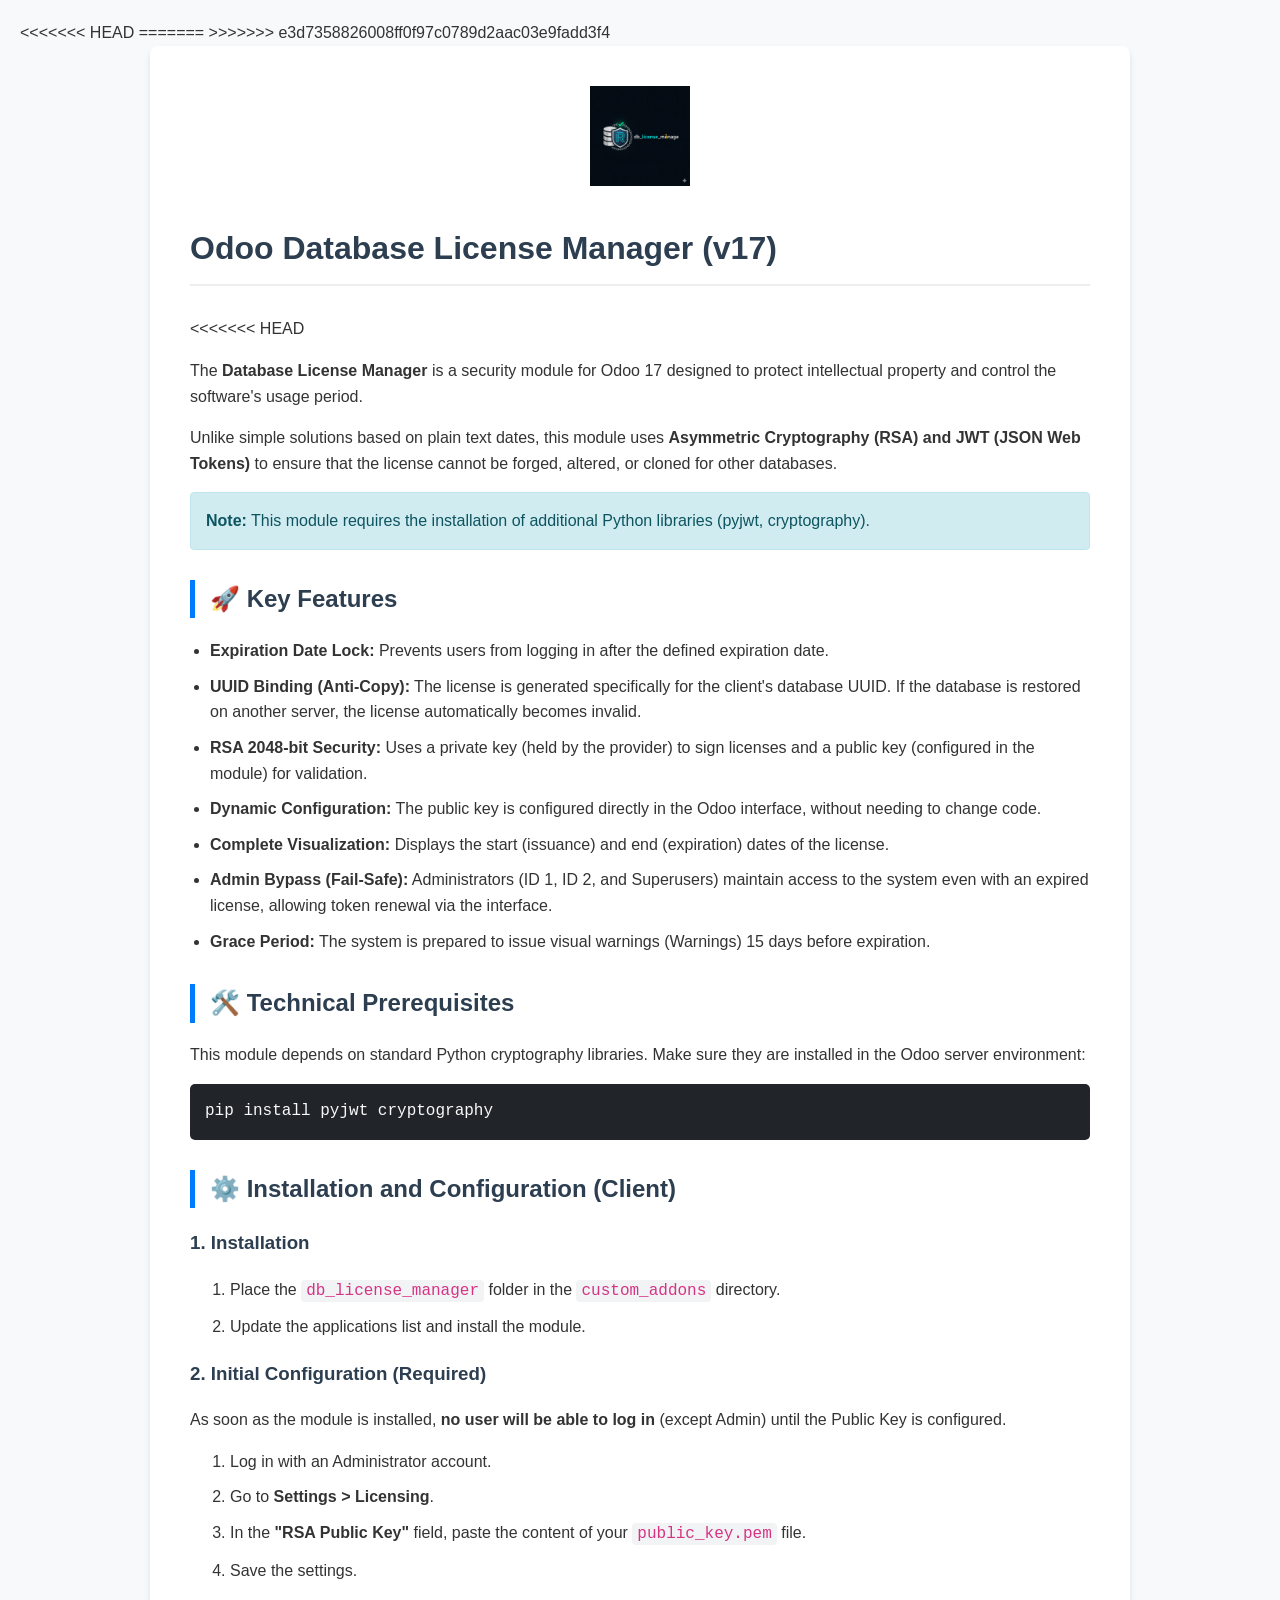
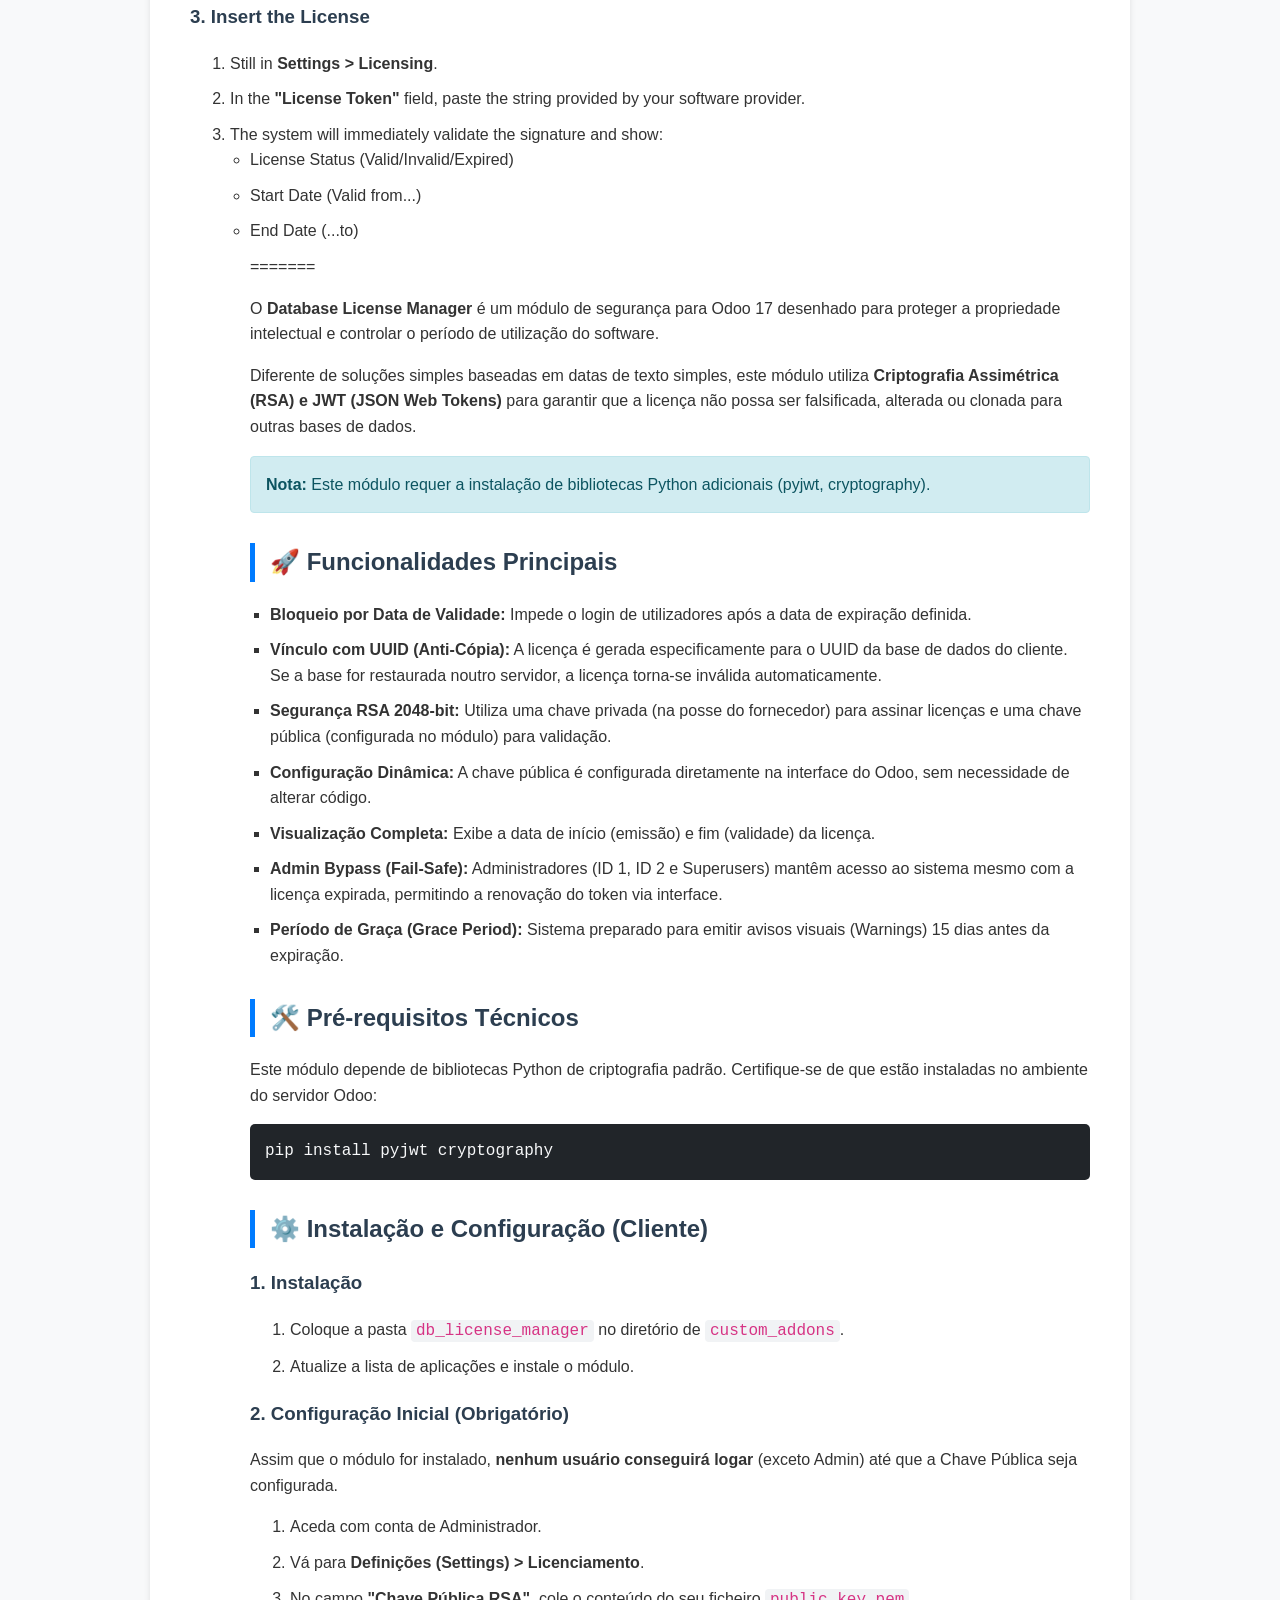
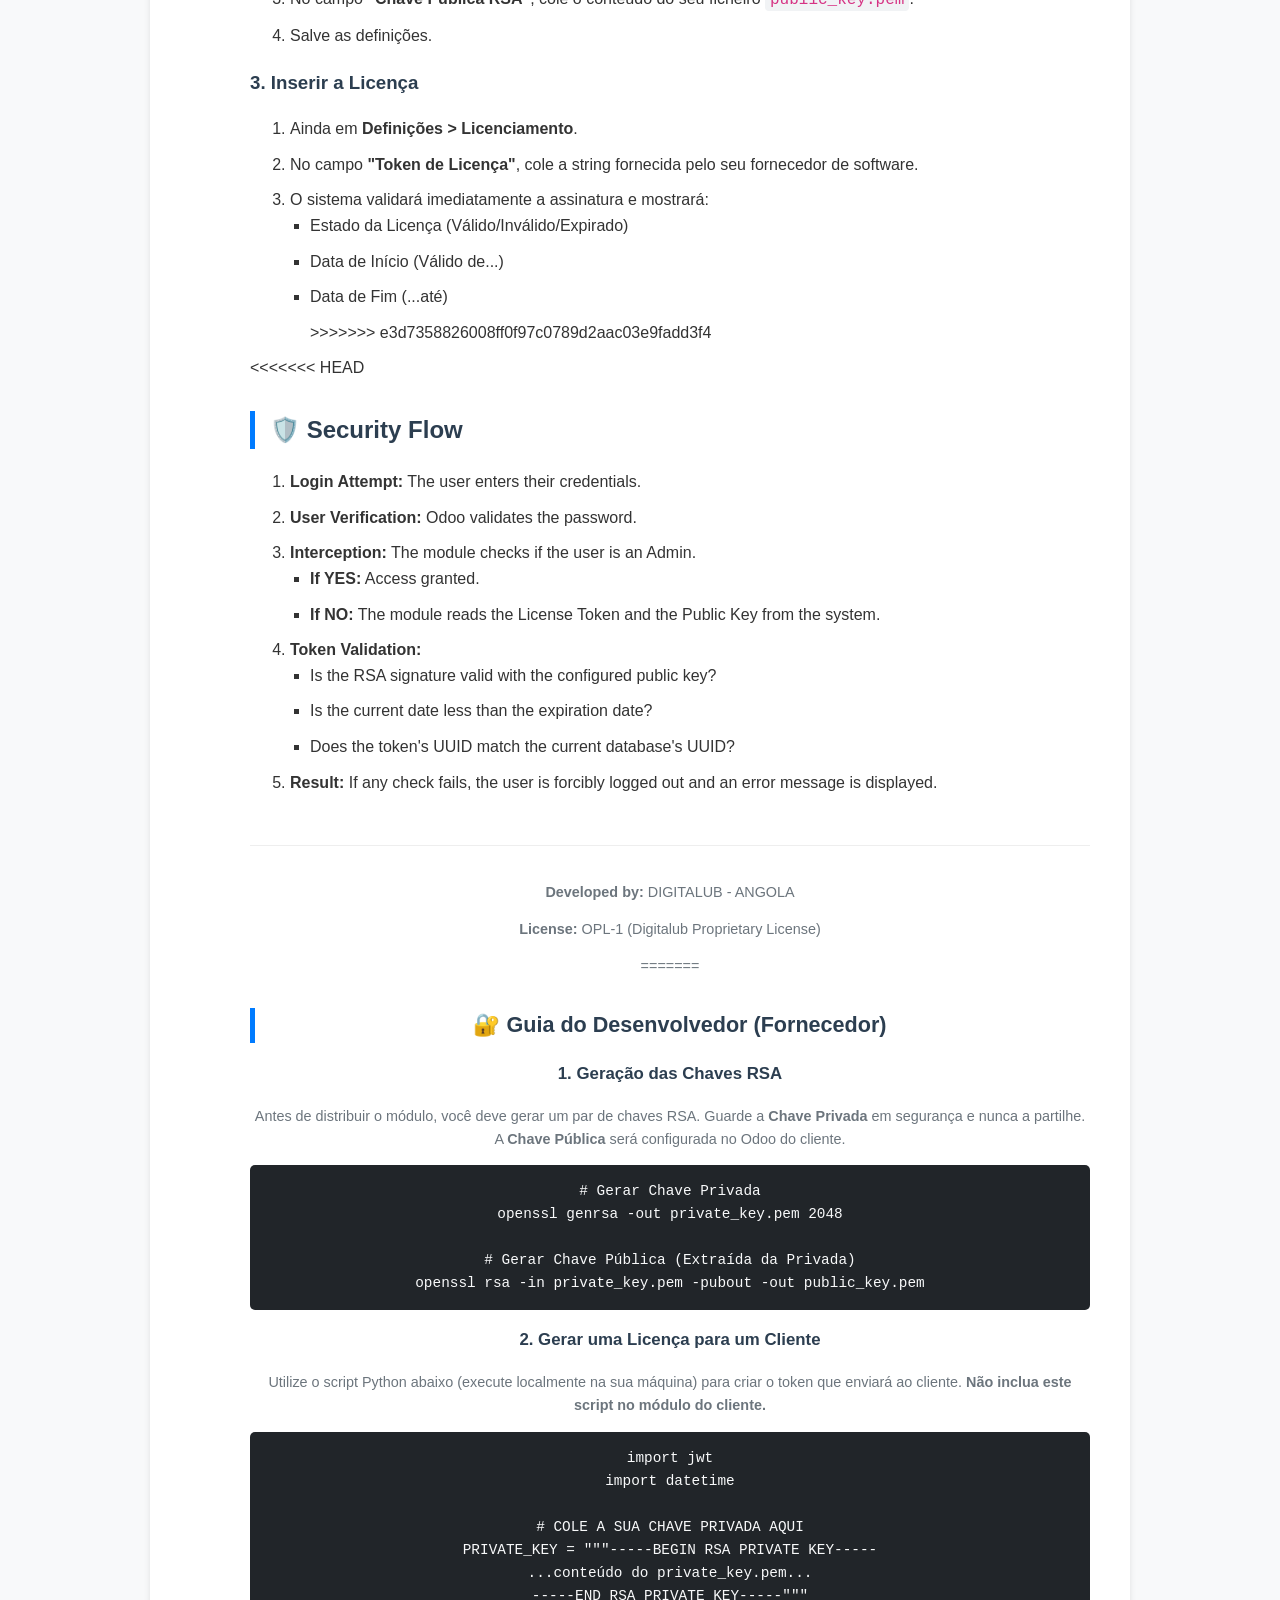
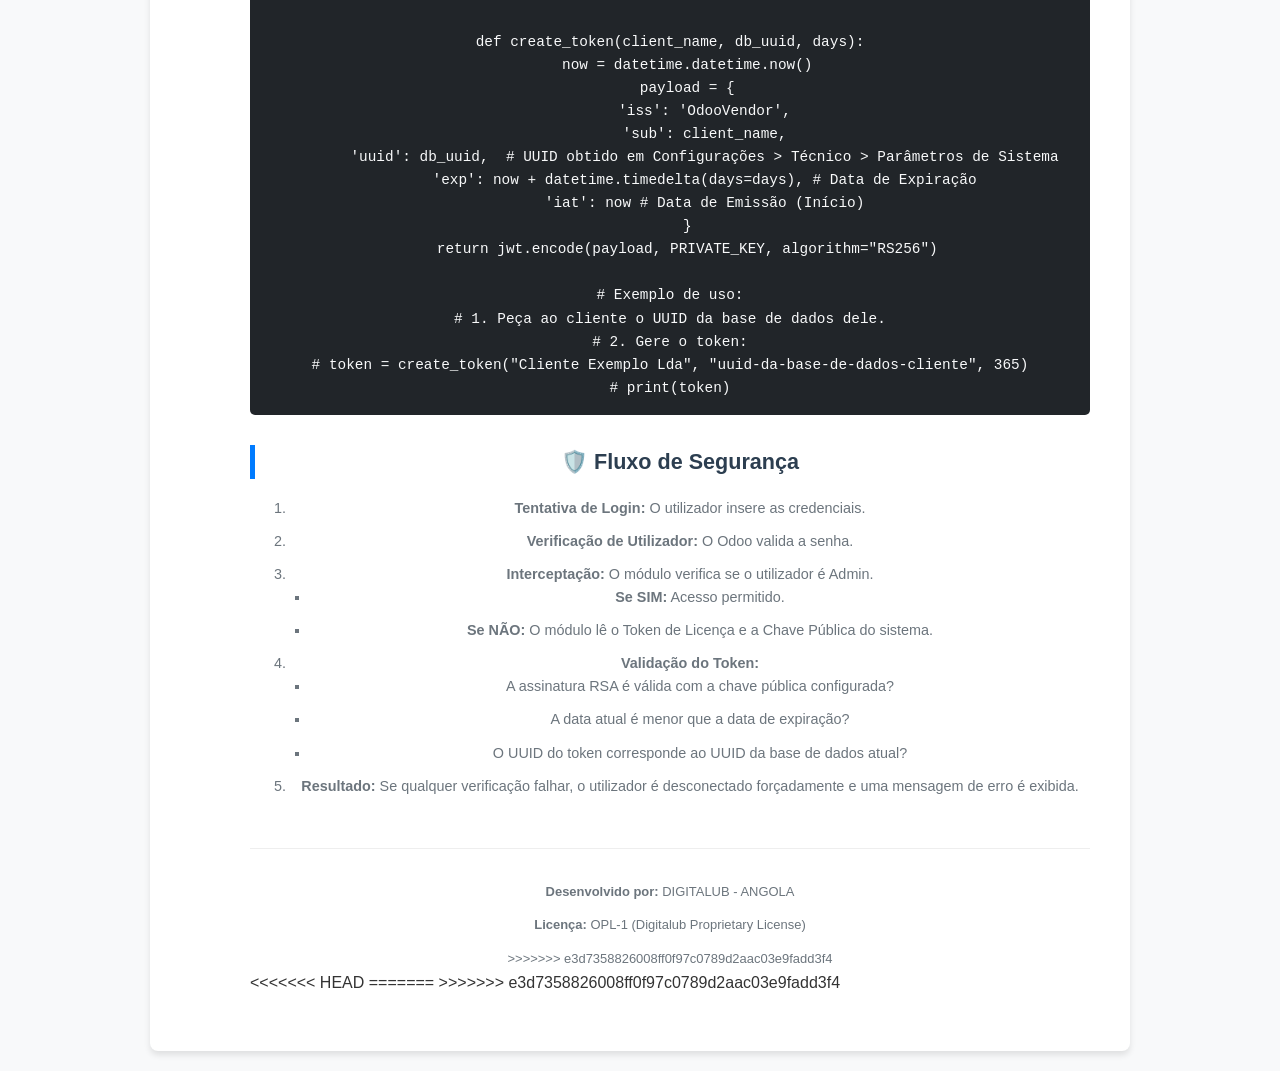
<file: static/description/index.html>
<!DOCTYPE html>
<<<<<<< HEAD
<html lang="en">
=======
<html lang="pt">
>>>>>>> e3d7358826008ff0f97c0789d2aac03e9fadd3f4
<head>
    <meta charset="UTF-8">
    <meta name="viewport" content="width=device-width, initial-scale=1.0">
    <title>Odoo Database License Manager</title>
    <style>
        body {
            font-family: 'Inter', sans-serif;
            color: #333;
            line-height: 1.6;
            margin: 0;
            padding: 20px;
            background-color: #f8f9fa;
        }
        .container {
            max-width: 900px;
            margin: 0 auto;
            background: #fff;
            padding: 40px;
            border-radius: 8px;
            box-shadow: 0 4px 6px rgba(0,0,0,0.1);
        }
        h1, h2, h3 {
            color: #2c3e50;
        }
        h1 {
            border-bottom: 2px solid #eee;
            padding-bottom: 10px;
            margin-bottom: 30px;
        }
        h2 {
            margin-top: 30px;
            border-left: 5px solid #007bff;
            padding-left: 15px;
        }
        code {
            background-color: #f1f3f5;
            padding: 2px 5px;
            border-radius: 4px;
            font-family: 'Courier New', Courier, monospace;
            color: #d63384;
        }
        pre {
            background-color: #212529;
            color: #f8f9fa;
            padding: 15px;
            border-radius: 5px;
            overflow-x: auto;
        }
        pre code {
            background-color: transparent;
            color: inherit;
            padding: 0;
        }
        .alert {
            padding: 15px;
            margin-bottom: 20px;
            border: 1px solid transparent;
            border-radius: 4px;
        }
        .alert-info {
            color: #0c5460;
            background-color: #d1ecf1;
            border-color: #bee5eb;
        }
        .alert-warning {
            color: #856404;
            background-color: #fff3cd;
            border-color: #ffeeba;
        }
        .img-fluid {
            max-width: 100%;
            height: auto;
            border-radius: 5px;
            margin: 20px 0;
        }
        ul {
            padding-left: 20px;
        }
        li {
            margin-bottom: 10px;
        }
        .footer {
            margin-top: 50px;
            text-align: center;
            font-size: 0.9em;
            color: #6c757d;
            border-top: 1px solid #eee;
            padding-top: 20px;
        }
    </style>
</head>
<body>

<div class="container">
    <div class="text-center" style="text-align: center; margin-bottom: 30px;">
        <img src="icon.png" alt="Logo" style="width: 100px; height: auto;">
    </div>

    <h1>Odoo Database License Manager (v17)</h1>

<<<<<<< HEAD
    <p>The <strong>Database License Manager</strong> is a security module for Odoo 17 designed to protect intellectual property and control the software's usage period.</p>

    <p>Unlike simple solutions based on plain text dates, this module uses <strong>Asymmetric Cryptography (RSA) and JWT (JSON Web Tokens)</strong> to ensure that the license cannot be forged, altered, or cloned for other databases.</p>

    <div class="alert alert-info">
        <strong>Note:</strong> This module requires the installation of additional Python libraries (pyjwt, cryptography).
    </div>

    <h2>🚀 Key Features</h2>
    <ul>
        <li><strong>Expiration Date Lock:</strong> Prevents users from logging in after the defined expiration date.</li>
        <li><strong>UUID Binding (Anti-Copy):</strong> The license is generated specifically for the client's database UUID. If the database is restored on another server, the license automatically becomes invalid.</li>
        <li><strong>RSA 2048-bit Security:</strong> Uses a private key (held by the provider) to sign licenses and a public key (configured in the module) for validation.</li>
        <li><strong>Dynamic Configuration:</strong> The public key is configured directly in the Odoo interface, without needing to change code.</li>
        <li><strong>Complete Visualization:</strong> Displays the start (issuance) and end (expiration) dates of the license.</li>
        <li><strong>Admin Bypass (Fail-Safe):</strong> Administrators (ID 1, ID 2, and Superusers) maintain access to the system even with an expired license, allowing token renewal via the interface.</li>
        <li><strong>Grace Period:</strong> The system is prepared to issue visual warnings (Warnings) 15 days before expiration.</li>
    </ul>

    <h2>🛠️ Technical Prerequisites</h2>
    <p>This module depends on standard Python cryptography libraries. Make sure they are installed in the Odoo server environment:</p>
    <pre><code>pip install pyjwt cryptography</code></pre>

    <h2>⚙️ Installation and Configuration (Client)</h2>

    <h3>1. Installation</h3>
    <ol>
        <li>Place the <code>db_license_manager</code> folder in the <code>custom_addons</code> directory.</li>
        <li>Update the applications list and install the module.</li>
    </ol>

    <h3>2. Initial Configuration (Required)</h3>
    <p>As soon as the module is installed, <strong>no user will be able to log in</strong> (except Admin) until the Public Key is configured.</p>
    <ol>
        <li>Log in with an Administrator account.</li>
        <li>Go to <strong>Settings > Licensing</strong>.</li>
        <li>In the <strong>"RSA Public Key"</strong> field, paste the content of your <code>public_key.pem</code> file.</li>
        <li>Save the settings.</li>
    </ol>

    <h3>3. Insert the License</h3>
    <ol>
        <li>Still in <strong>Settings > Licensing</strong>.</li>
        <li>In the <strong>"License Token"</strong> field, paste the string provided by your software provider.</li>
        <li>The system will immediately validate the signature and show:
            <ul>
                <li>License Status (Valid/Invalid/Expired)</li>
                <li>Start Date (Valid from...)</li>
                <li>End Date (...to)</li>
=======
    <p>O <strong>Database License Manager</strong> é um módulo de segurança para Odoo 17 desenhado para proteger a propriedade intelectual e controlar o período de utilização do software.</p>

    <p>Diferente de soluções simples baseadas em datas de texto simples, este módulo utiliza <strong>Criptografia Assimétrica (RSA) e JWT (JSON Web Tokens)</strong> para garantir que a licença não possa ser falsificada, alterada ou clonada para outras bases de dados.</p>

    <div class="alert alert-info">
        <strong>Nota:</strong> Este módulo requer a instalação de bibliotecas Python adicionais (pyjwt, cryptography).
    </div>

    <h2>🚀 Funcionalidades Principais</h2>
    <ul>
        <li><strong>Bloqueio por Data de Validade:</strong> Impede o login de utilizadores após a data de expiração definida.</li>
        <li><strong>Vínculo com UUID (Anti-Cópia):</strong> A licença é gerada especificamente para o UUID da base de dados do cliente. Se a base for restaurada noutro servidor, a licença torna-se inválida automaticamente.</li>
        <li><strong>Segurança RSA 2048-bit:</strong> Utiliza uma chave privada (na posse do fornecedor) para assinar licenças e uma chave pública (configurada no módulo) para validação.</li>
        <li><strong>Configuração Dinâmica:</strong> A chave pública é configurada diretamente na interface do Odoo, sem necessidade de alterar código.</li>
        <li><strong>Visualização Completa:</strong> Exibe a data de início (emissão) e fim (validade) da licença.</li>
        <li><strong>Admin Bypass (Fail-Safe):</strong> Administradores (ID 1, ID 2 e Superusers) mantêm acesso ao sistema mesmo com a licença expirada, permitindo a renovação do token via interface.</li>
        <li><strong>Período de Graça (Grace Period):</strong> Sistema preparado para emitir avisos visuais (Warnings) 15 dias antes da expiração.</li>
    </ul>

    <h2>🛠️ Pré-requisitos Técnicos</h2>
    <p>Este módulo depende de bibliotecas Python de criptografia padrão. Certifique-se de que estão instaladas no ambiente do servidor Odoo:</p>
    <pre><code>pip install pyjwt cryptography</code></pre>

    <h2>⚙️ Instalação e Configuração (Cliente)</h2>

    <h3>1. Instalação</h3>
    <ol>
        <li>Coloque a pasta <code>db_license_manager</code> no diretório de <code>custom_addons</code>.</li>
        <li>Atualize a lista de aplicações e instale o módulo.</li>
    </ol>

    <h3>2. Configuração Inicial (Obrigatório)</h3>
    <p>Assim que o módulo for instalado, <strong>nenhum usuário conseguirá logar</strong> (exceto Admin) até que a Chave Pública seja configurada.</p>
    <ol>
        <li>Aceda com conta de Administrador.</li>
        <li>Vá para <strong>Definições (Settings) &gt; Licenciamento</strong>.</li>
        <li>No campo <strong>"Chave Pública RSA"</strong>, cole o conteúdo do seu ficheiro <code>public_key.pem</code>.</li>
        <li>Salve as definições.</li>
    </ol>

    <h3>3. Inserir a Licença</h3>
    <ol>
        <li>Ainda em <strong>Definições &gt; Licenciamento</strong>.</li>
        <li>No campo <strong>"Token de Licença"</strong>, cole a string fornecida pelo seu fornecedor de software.</li>
        <li>O sistema validará imediatamente a assinatura e mostrará:
            <ul>
                <li>Estado da Licença (Válido/Inválido/Expirado)</li>
                <li>Data de Início (Válido de...)</li>
                <li>Data de Fim (...até)</li>
>>>>>>> e3d7358826008ff0f97c0789d2aac03e9fadd3f4
            </ul>
        </li>
    </ol>

<<<<<<< HEAD
    <h2>🛡️ Security Flow</h2>
    <ol>
        <li><strong>Login Attempt:</strong> The user enters their credentials.</li>
        <li><strong>User Verification:</strong> Odoo validates the password.</li>
        <li><strong>Interception:</strong> The module checks if the user is an Admin.
            <ul>
                <li><strong>If YES:</strong> Access granted.</li>
                <li><strong>If NO:</strong> The module reads the License Token and the Public Key from the system.</li>
            </ul>
        </li>
        <li><strong>Token Validation:</strong>
            <ul>
                <li>Is the RSA signature valid with the configured public key?</li>
                <li>Is the current date less than the expiration date?</li>
                <li>Does the token's UUID match the current database's UUID?</li>
            </ul>
        </li>
        <li><strong>Result:</strong> If any check fails, the user is forcibly logged out and an error message is displayed.</li>
    </ol>

    <div class="footer">
        <p><strong>Developed by:</strong> DIGITALUB - ANGOLA</p>
        <p><strong>License:</strong> OPL-1 (Digitalub Proprietary License)</p>
=======
    <h2>🔐 Guia do Desenvolvedor (Fornecedor)</h2>

    <h3>1. Geração das Chaves RSA</h3>
    <p>Antes de distribuir o módulo, você deve gerar um par de chaves RSA. Guarde a <strong>Chave Privada</strong> em segurança e nunca a partilhe. A <strong>Chave Pública</strong> será configurada no Odoo do cliente.</p>
    <pre><code># Gerar Chave Privada
openssl genrsa -out private_key.pem 2048

# Gerar Chave Pública (Extraída da Privada)
openssl rsa -in private_key.pem -pubout -out public_key.pem</code></pre>

    <h3>2. Gerar uma Licença para um Cliente</h3>
    <p>Utilize o script Python abaixo (execute localmente na sua máquina) para criar o token que enviará ao cliente. <strong>Não inclua este script no módulo do cliente.</strong></p>

    <pre><code>import jwt
import datetime

# COLE A SUA CHAVE PRIVADA AQUI
PRIVATE_KEY = """-----BEGIN RSA PRIVATE KEY-----
...conteúdo do private_key.pem...
-----END RSA PRIVATE KEY-----"""

def create_token(client_name, db_uuid, days):
    now = datetime.datetime.now()
    payload = {
        'iss': 'OdooVendor',
        'sub': client_name,
        'uuid': db_uuid,  # UUID obtido em Configurações > Técnico > Parâmetros de Sistema
        'exp': now + datetime.timedelta(days=days), # Data de Expiração
        'iat': now # Data de Emissão (Início)
    }
    return jwt.encode(payload, PRIVATE_KEY, algorithm="RS256")

# Exemplo de uso:
# 1. Peça ao cliente o UUID da base de dados dele.
# 2. Gere o token:
# token = create_token("Cliente Exemplo Lda", "uuid-da-base-de-dados-cliente", 365)
# print(token)</code></pre>

    <h2>🛡️ Fluxo de Segurança</h2>
    <ol>
        <li><strong>Tentativa de Login:</strong> O utilizador insere as credenciais.</li>
        <li><strong>Verificação de Utilizador:</strong> O Odoo valida a senha.</li>
        <li><strong>Interceptação:</strong> O módulo verifica se o utilizador é Admin.
            <ul>
                <li><strong>Se SIM:</strong> Acesso permitido.</li>
                <li><strong>Se NÃO:</strong> O módulo lê o Token de Licença e a Chave Pública do sistema.</li>
            </ul>
        </li>
        <li><strong>Validação do Token:</strong>
            <ul>
                <li>A assinatura RSA é válida com a chave pública configurada?</li>
                <li>A data atual é menor que a data de expiração?</li>
                <li>O UUID do token corresponde ao UUID da base de dados atual?</li>
            </ul>
        </li>
        <li><strong>Resultado:</strong> Se qualquer verificação falhar, o utilizador é desconectado forçadamente e uma mensagem de erro é exibida.</li>
    </ol>

    <div class="footer">
        <p><strong>Desenvolvido por:</strong> DIGITALUB - ANGOLA</p>
        <p><strong>Licença:</strong> OPL-1 (Digitalub Proprietary License)</p>
>>>>>>> e3d7358826008ff0f97c0789d2aac03e9fadd3f4
    </div>
</div>

</body>
<<<<<<< HEAD
</html>
=======
</html>
>>>>>>> e3d7358826008ff0f97c0789d2aac03e9fadd3f4
</file>
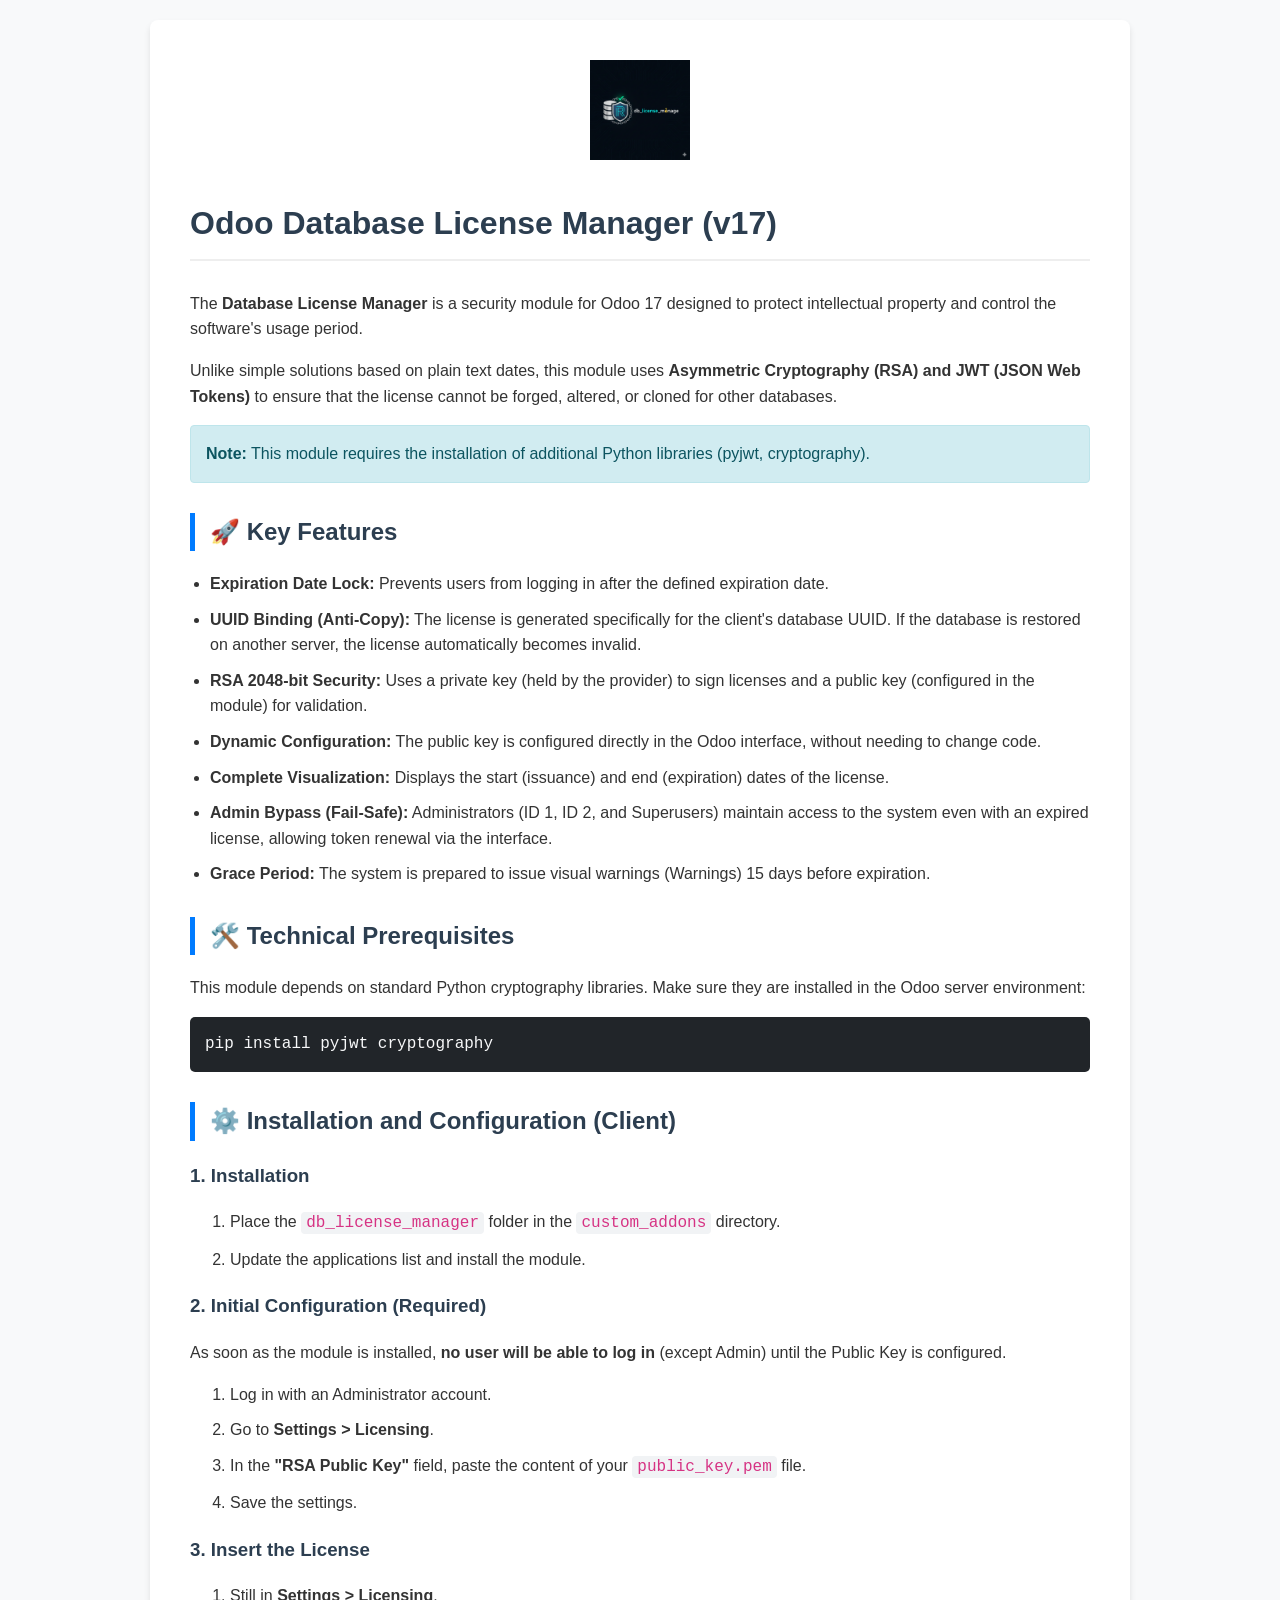
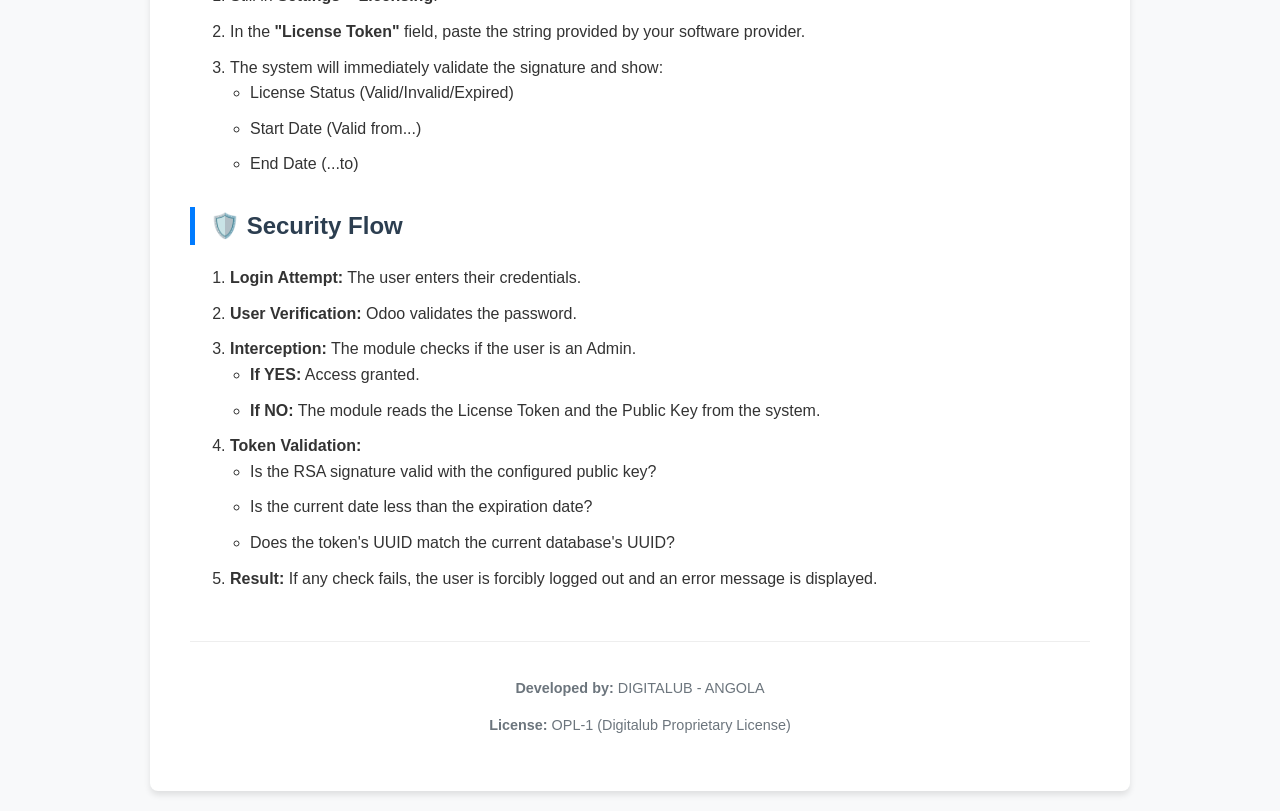
<file: static/src/index.html>
<!DOCTYPE html>
<html lang="en">
<head>
    <meta charset="UTF-8">
    <meta name="viewport" content="width=device-width, initial-scale=1.0">
    <title>Odoo Database License Manager</title>
    <style>
        body {
            font-family: 'Inter', sans-serif;
            color: #333;
            line-height: 1.6;
            margin: 0;
            padding: 20px;
            background-color: #f8f9fa;
        }
        .container {
            max-width: 900px;
            margin: 0 auto;
            background: #fff;
            padding: 40px;
            border-radius: 8px;
            box-shadow: 0 4px 6px rgba(0,0,0,0.1);
        }
        h1, h2, h3 {
            color: #2c3e50;
        }
        h1 {
            border-bottom: 2px solid #eee;
            padding-bottom: 10px;
            margin-bottom: 30px;
        }
        h2 {
            margin-top: 30px;
            border-left: 5px solid #007bff;
            padding-left: 15px;
        }
        code {
            background-color: #f1f3f5;
            padding: 2px 5px;
            border-radius: 4px;
            font-family: 'Courier New', Courier, monospace;
            color: #d63384;
        }
        pre {
            background-color: #212529;
            color: #f8f9fa;
            padding: 15px;
            border-radius: 5px;
            overflow-x: auto;
        }
        pre code {
            background-color: transparent;
            color: inherit;
            padding: 0;
        }
        .alert {
            padding: 15px;
            margin-bottom: 20px;
            border: 1px solid transparent;
            border-radius: 4px;
        }
        .alert-info {
            color: #0c5460;
            background-color: #d1ecf1;
            border-color: #bee5eb;
        }
        .alert-warning {
            color: #856404;
            background-color: #fff3cd;
            border-color: #ffeeba;
        }
        .img-fluid {
            max-width: 100%;
            height: auto;
            border-radius: 5px;
            margin: 20px 0;
        }
        ul {
            padding-left: 20px;
        }
        li {
            margin-bottom: 10px;
        }
        .footer {
            margin-top: 50px;
            text-align: center;
            font-size: 0.9em;
            color: #6c757d;
            border-top: 1px solid #eee;
            padding-top: 20px;
        }
    </style>
</head>
<body>

<div class="container">
    <div class="text-center" style="text-align: center; margin-bottom: 30px;">
        <img src="icon.png" alt="Logo" style="width: 100px; height: auto;">
    </div>

    <h1>Odoo Database License Manager (v17)</h1>

    <p>The <strong>Database License Manager</strong> is a security module for Odoo 17 designed to protect intellectual property and control the software's usage period.</p>

    <p>Unlike simple solutions based on plain text dates, this module uses <strong>Asymmetric Cryptography (RSA) and JWT (JSON Web Tokens)</strong> to ensure that the license cannot be forged, altered, or cloned for other databases.</p>

    <div class="alert alert-info">
        <strong>Note:</strong> This module requires the installation of additional Python libraries (pyjwt, cryptography).
    </div>

    <h2>🚀 Key Features</h2>
    <ul>
        <li><strong>Expiration Date Lock:</strong> Prevents users from logging in after the defined expiration date.</li>
        <li><strong>UUID Binding (Anti-Copy):</strong> The license is generated specifically for the client's database UUID. If the database is restored on another server, the license automatically becomes invalid.</li>
        <li><strong>RSA 2048-bit Security:</strong> Uses a private key (held by the provider) to sign licenses and a public key (configured in the module) for validation.</li>
        <li><strong>Dynamic Configuration:</strong> The public key is configured directly in the Odoo interface, without needing to change code.</li>
        <li><strong>Complete Visualization:</strong> Displays the start (issuance) and end (expiration) dates of the license.</li>
        <li><strong>Admin Bypass (Fail-Safe):</strong> Administrators (ID 1, ID 2, and Superusers) maintain access to the system even with an expired license, allowing token renewal via the interface.</li>
        <li><strong>Grace Period:</strong> The system is prepared to issue visual warnings (Warnings) 15 days before expiration.</li>
    </ul>

    <h2>🛠️ Technical Prerequisites</h2>
    <p>This module depends on standard Python cryptography libraries. Make sure they are installed in the Odoo server environment:</p>
    <pre><code>pip install pyjwt cryptography</code></pre>

    <h2>⚙️ Installation and Configuration (Client)</h2>

    <h3>1. Installation</h3>
    <ol>
        <li>Place the <code>db_license_manager</code> folder in the <code>custom_addons</code> directory.</li>
        <li>Update the applications list and install the module.</li>
    </ol>

    <h3>2. Initial Configuration (Required)</h3>
    <p>As soon as the module is installed, <strong>no user will be able to log in</strong> (except Admin) until the Public Key is configured.</p>
    <ol>
        <li>Log in with an Administrator account.</li>
        <li>Go to <strong>Settings > Licensing</strong>.</li>
        <li>In the <strong>"RSA Public Key"</strong> field, paste the content of your <code>public_key.pem</code> file.</li>
        <li>Save the settings.</li>
    </ol>

    <h3>3. Insert the License</h3>
    <ol>
        <li>Still in <strong>Settings > Licensing</strong>.</li>
        <li>In the <strong>"License Token"</strong> field, paste the string provided by your software provider.</li>
        <li>The system will immediately validate the signature and show:
            <ul>
                <li>License Status (Valid/Invalid/Expired)</li>
                <li>Start Date (Valid from...)</li>
                <li>End Date (...to)</li>
            </ul>
        </li>
    </ol>

    <h2>🛡️ Security Flow</h2>
    <ol>
        <li><strong>Login Attempt:</strong> The user enters their credentials.</li>
        <li><strong>User Verification:</strong> Odoo validates the password.</li>
        <li><strong>Interception:</strong> The module checks if the user is an Admin.
            <ul>
                <li><strong>If YES:</strong> Access granted.</li>
                <li><strong>If NO:</strong> The module reads the License Token and the Public Key from the system.</li>
            </ul>
        </li>
        <li><strong>Token Validation:</strong>
            <ul>
                <li>Is the RSA signature valid with the configured public key?</li>
                <li>Is the current date less than the expiration date?</li>
                <li>Does the token's UUID match the current database's UUID?</li>
            </ul>
        </li>
        <li><strong>Result:</strong> If any check fails, the user is forcibly logged out and an error message is displayed.</li>
    </ol>

    <div class="footer">
        <p><strong>Developed by:</strong> DIGITALUB - ANGOLA</p>
        <p><strong>License:</strong> OPL-1 (Digitalub Proprietary License)</p>
    </div>
</div>

</body>
</html>
</file>
